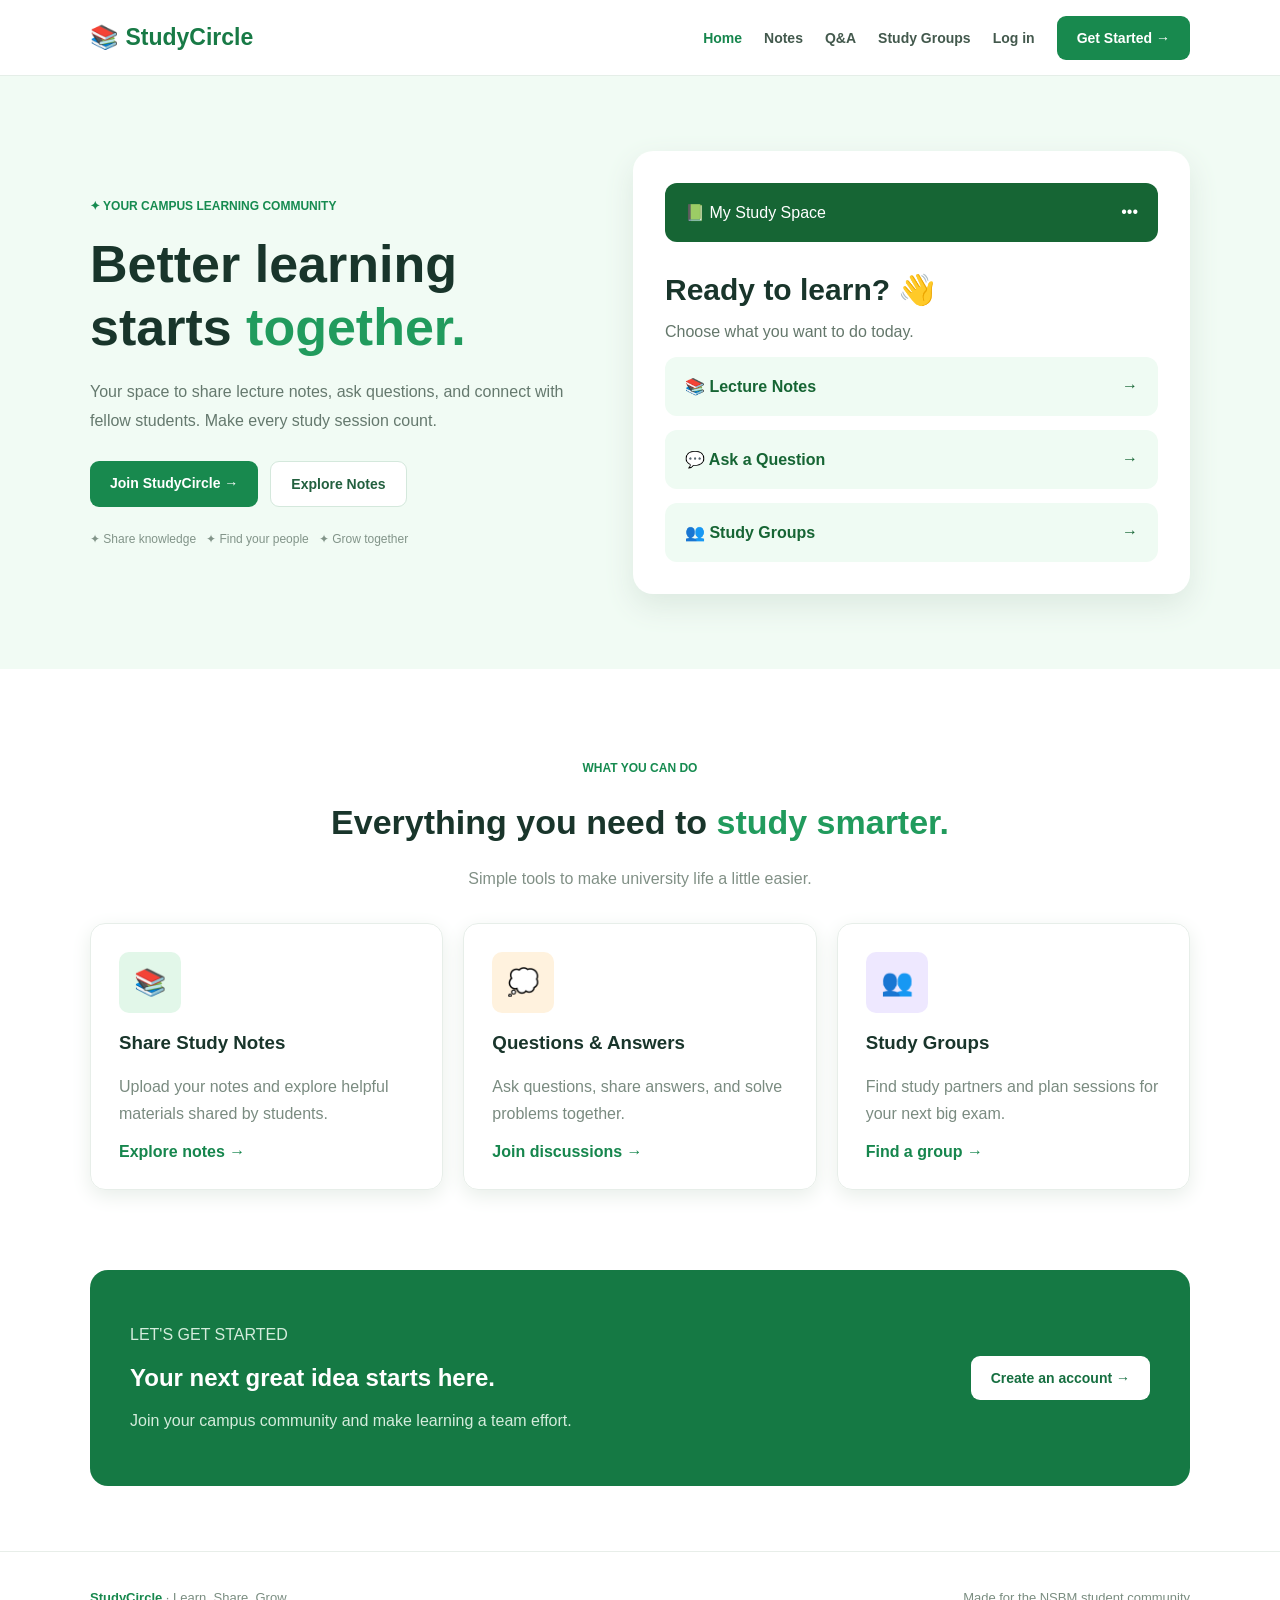
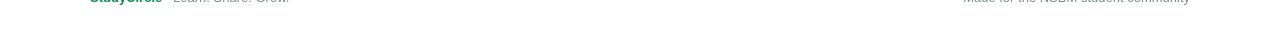
<file: index.html>
<!DOCTYPE html>
<html lang="en">
<head>
    <meta charset="UTF-8">
    <meta name="viewport" content="width=device-width, initial-scale=1.0">
    <title>StudyCircle</title>
    <link rel="stylesheet" href="css/style.css">
    <link rel="icon" href="images/favicon.png">
</head>
<body>

    <header>
        <div class="container nav">
            <a href="index.html" class="logo">📚 StudyCircle</a>
            <button class="menu-btn" onclick="showMenu()" aria-label="Toggle menu">☰</button>
            <div class="menu" id="menu">
                <a href="index.html" class="active">Home</a>
                <a href="notes.php">Notes</a>
                <a href="questions.php">Q&amp;A</a>
                <a href="groups.php">Study Groups</a>
                <a href="login.html">Log in</a>
                <a href="register.html" class="btn">Get Started →</a>
            </div>
        </div>
    </header>

    <section class="home">
        <div class="container home-row">
            <div class="home-text">
                <p class="small-title">✦ YOUR CAMPUS LEARNING COMMUNITY</p>
                <h1>Better learning<br>starts <span class="green">together.</span></h1>
                <p class="description">Your space to share lecture notes, ask questions, and connect with fellow students. Make every study session count.</p>
                <div class="buttons">
                    <a href="register.html" class="btn">Join StudyCircle →</a>
                    <a href="notes.php" class="btn-light">Explore Notes</a>
                </div>
                <p class="note">✦ Share knowledge &nbsp; ✦ Find your people &nbsp; ✦ Grow together</p>
            </div>

            <div class="study-box">
                <div class="study-head">📗 My Study Space <span>•••</span></div>
                <h2>Ready to learn? 👋</h2>
                <p>Choose what you want to do today.</p>
                <a href="notes.php" class="study-link">📚 Lecture Notes <span>→</span></a>
                <a href="questions.php" class="study-link">💬 Ask a Question <span>→</span></a>
                <a href="groups.html" class="study-link">👥 Study Groups <span>→</span></a>
            </div>
        </div>
    </section>

    <section class="features container">
        <div class="heading">
            <p class="small-title">WHAT YOU CAN DO</p>
            <h2>Everything you need to <span class="green">study smarter.</span></h2>
            <p>Simple tools to make university life a little easier.</p>
        </div>
        <div class="cards">
            <div class="card">
                <div class="icon-box">📚</div>
                <h3>Share Study Notes</h3>
                <p>Upload your notes and explore helpful materials shared by students.</p>
                <a href="notes.php">Explore notes →</a>
            </div>
            <div class="card">
                <div class="icon-box orange">💭</div>
                <h3>Questions &amp; Answers</h3>
                <p>Ask questions, share answers, and solve problems together.</p>
                <a href="questions.php">Join discussions →</a>
            </div>
            <div class="card">
                <div class="icon-box purple">👥</div>
                <h3>Study Groups</h3>
                <p>Find study partners and plan sessions for your next big exam.</p>
                <a href="groups.html">Find a group →</a>
            </div>
        </div>
    </section>

    <section class="container">
        <div class="join">
            <div>
                <p>LET'S GET STARTED</p>
                <h2>Your next great idea starts here.</h2>
                <p>Join your campus community and make learning a team effort.</p>
            </div>
            <a href="register.html" class="btn-white">Create an account →</a>
        </div>
    </section>

    <footer>
        <div class="container footer-row">
            <p><b>StudyCircle</b> · Learn. Share. Grow.</p>
            <p>Made for the NSBM student community</p>
        </div>
    </footer>

    <script src="js/script.js"></script>
</body>
</html>
</file>
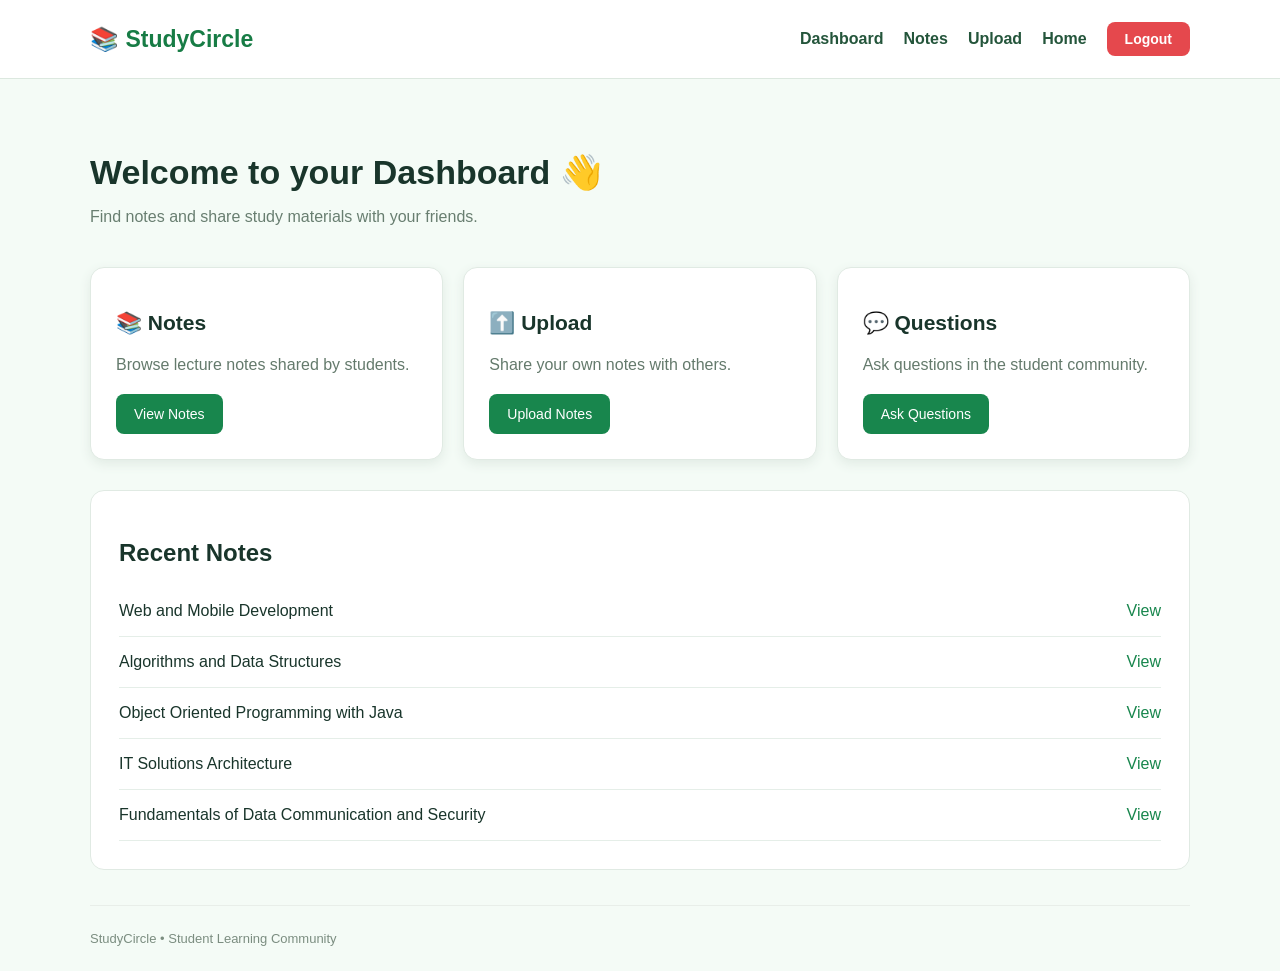
<file: dashboard.html>
<!DOCTYPE html>
<html lang="en">
<head>
    <meta charset="UTF-8">
    <meta name="viewport" content="width=device-width, initial-scale=1.0">
    <title>Dashboard - StudyCircle</title>
    <link rel="stylesheet" href="css/style.css">
    <link rel="stylesheet" href="css/dashboard.css">
    <link rel="icon" href="images/favicon.png">
</head>
<body>
    <header class="topbar">
        <div class="page-width top-row">
            <a href="index.html" class="brand">📚 StudyCircle</a>
            <nav>
                <a href="dashboard.html">Dashboard</a>
                <a href="notes.php">Notes</a>
                <a href="upload.html">Upload</a>
                <a href="index.html">Home</a>
                <a href="php/logout.php" class="logout-btn">Logout</a>
            </nav>
        </div>
    </header>
    <main class="page-width">
        <section class="welcome">
            <h1>Welcome to your Dashboard 👋</h1>
            <p>Find notes and share study materials with your friends.</p>
        </section>
        <section class="card-row">
            <div class="info-card"><h2>📚 Notes</h2><p>Browse lecture notes shared by students.</p><a class="green-btn" href="notes.php">View Notes</a></div>
            <div class="info-card"><h2>⬆️ Upload</h2><p>Share your own notes with others.</p><a class="green-btn" href="upload.html">Upload Notes</a></div>
            <div class="info-card"><h2>💬 Questions</h2><p>Ask questions in the student community.</p><a class="green-btn" href="questions.php">Ask Questions</a></div>
        </section>
        <section class="content-box">
            <h2>Recent Notes</h2>
            <div class="note-line"><span>Web and Mobile Development</span><a href="notes.php">View</a></div>
            <div class="note-line"><span>Algorithms and Data Structures</span><a href="notes.php">View</a></div>
            <div class="note-line"><span>Object Oriented Programming with Java</span><a href="notes.php">View</a></div>
            <div class="note-line"><span>IT Solutions Architecture</span><a href="notes.php">View</a></div>
            <div class="note-line"><span>Fundamentals of Data Communication and Security</span><a href="notes.php">View</a></div>
        </section>
    </main>
    <footer class="page-width">StudyCircle • Student Learning Community</footer>
</body>
</html>
</file>
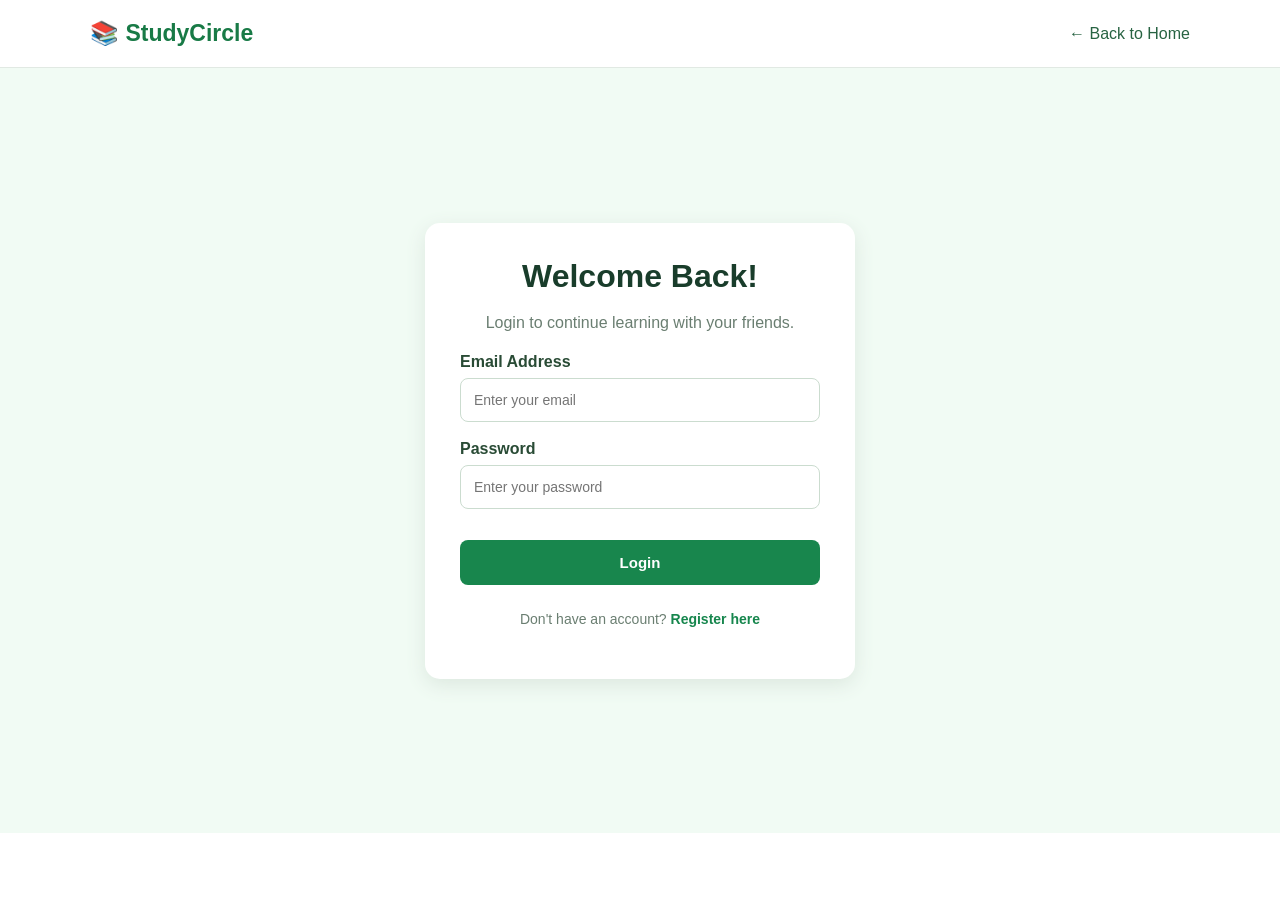
<file: login.html>
<!DOCTYPE html>
<html lang="en">
<head>

    <meta charset="UTF-8">
    <meta name="viewport" content="width=device-width, initial-scale=1.0">
    <title>Login - NSBM StudyCircle</title>
    <link rel="stylesheet" href="css/style.css">
    <link rel="stylesheet" href="css/auth.css">
    <link rel="icon" href="images/favicon.png">

</head>

<body>

    <header class="auth-header">

        <div class="auth-nav">
            <a class="auth-logo" href="index.html">📚 StudyCircle</a>
            <a class="back-link" href="index.html">← Back to Home</a>
        </div>

    </header>

    <main class="auth-background">
        <div class="auth-card">
            <h1>Welcome Back!</h1>

            <p>Login to continue learning with your friends.</p>

            <form id="loginForm" action="php/login.php" method="POST" onsubmit="return loginCheck()">
                
                <label for="loginEmail">Email Address</label>
                <input type="email" id="loginEmail" name="email" placeholder="Enter your email" required>

                <label for="loginPassword">Password</label>
                <input type="password" id="loginPassword" name="password" placeholder="Enter your password" required>

                <p id="loginMessage" class="form-message" aria-live="polite"></p>

                <button class="auth-button" type="submit">Login</button>
            </form>

            <p class="auth-bottom">Don't have an account? <a href="register.html">Register here</a></p>

        </div>
    </main>

    
<script>
    var params = new URLSearchParams(window.location.search);
    var error = params.get("error");
    var message = document.getElementById("loginMessage");

    if (error == "invalid") {
        message.textContent = "Incorrect email or password.";
        message.style.color = "red";
    }
    else if (error == "empty") {
        message.textContent = "Please fill in all fields.";
        message.style.color = "red";
    }
</script>

<script src="js/auth.js"></script>

    <script src="js/auth.js"></script>

</body>
</html>
</file>
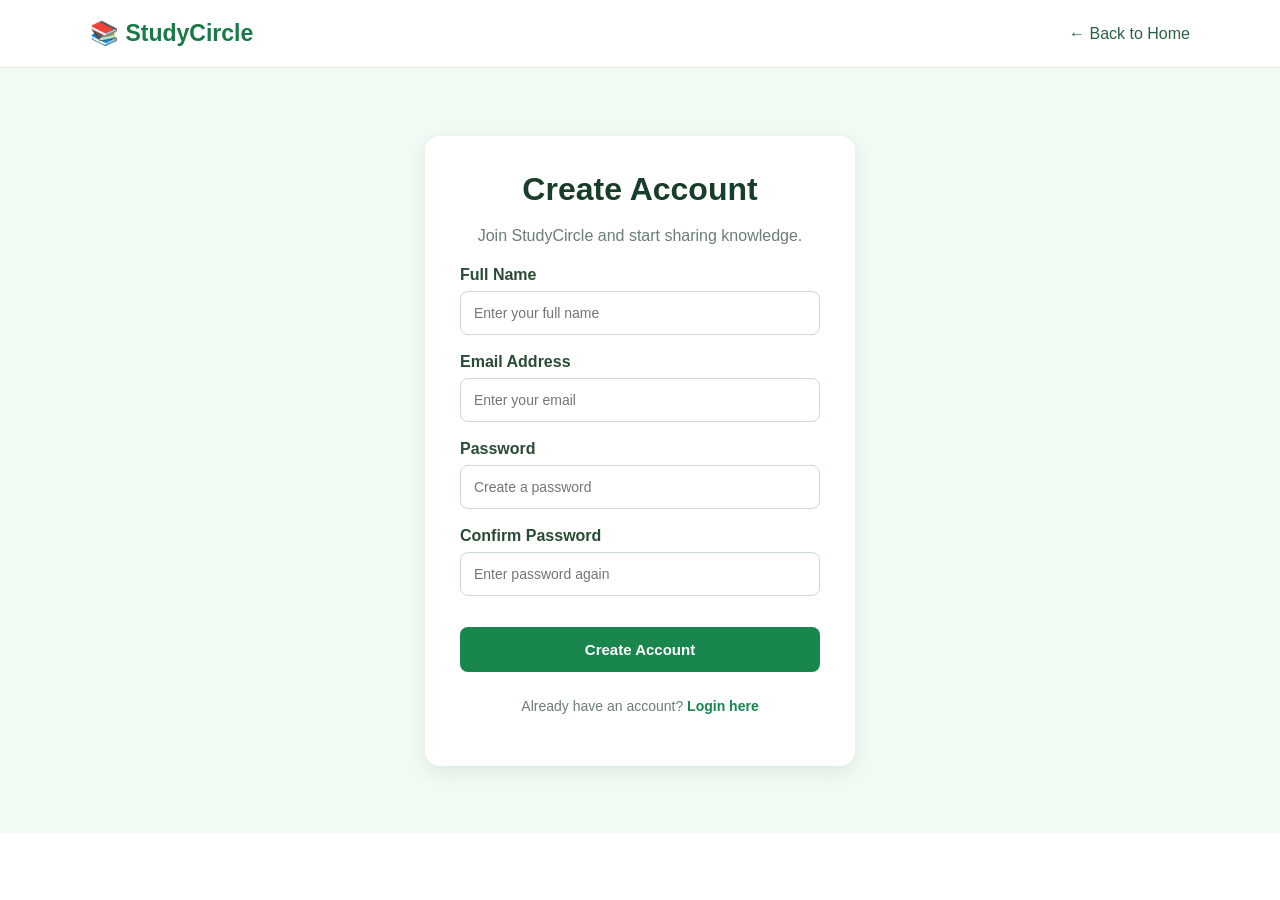
<file: register.html>
<!DOCTYPE html>
<html lang="en">
<head>
    <meta charset="UTF-8">
    <meta name="viewport" content="width=device-width, initial-scale=1.0">
    <title>Register - NSBM StudyCircle</title>
    <link rel="stylesheet" href="css/style.css">
    <link rel="stylesheet" href="css/auth.css">
    <link rel="icon" href="images/favicon.png">
</head>
<body>

    <header class="auth-header">
        <div class="auth-nav">

            <a class="auth-logo" href="index.html">📚 StudyCircle</a>
            <a class="back-link" href="index.html">← Back to Home</a>

        </div>
    </header>

    <main class="auth-background">
        
        <div class="auth-card">
            <h1>Create Account</h1>
            <p>Join StudyCircle and start sharing knowledge.</p>

            <form id="registerForm" action="php/register.php" method="POST" onsubmit="return registerCheck()">

                <label for="fullName">Full Name</label>
                <input type="text" id="fullName" name="name" placeholder="Enter your full name" required>

                <label for="registerEmail">Email Address</label>
                <input type="email" id="registerEmail" name="email" placeholder="Enter your email" required>

                <label for="registerPassword">Password</label>
                <input type="password" id="registerPassword" name="password" placeholder="Create a password" required>

                <label for="confirmPassword">Confirm Password</label>
                <input type="password" id="confirmPassword" name="confirmPassword" placeholder="Enter password again" required>

                <p id="registerMessage" class="form-message" aria-live="polite"></p>

                <button class="auth-button" type="submit">Create Account</button>

            </form>

            <p class="auth-bottom">Already have an account? <a href="login.html">Login here</a></p>

        </div>
    </main>

    <script src="js/auth.js"></script>

</body>
</html>
</file>
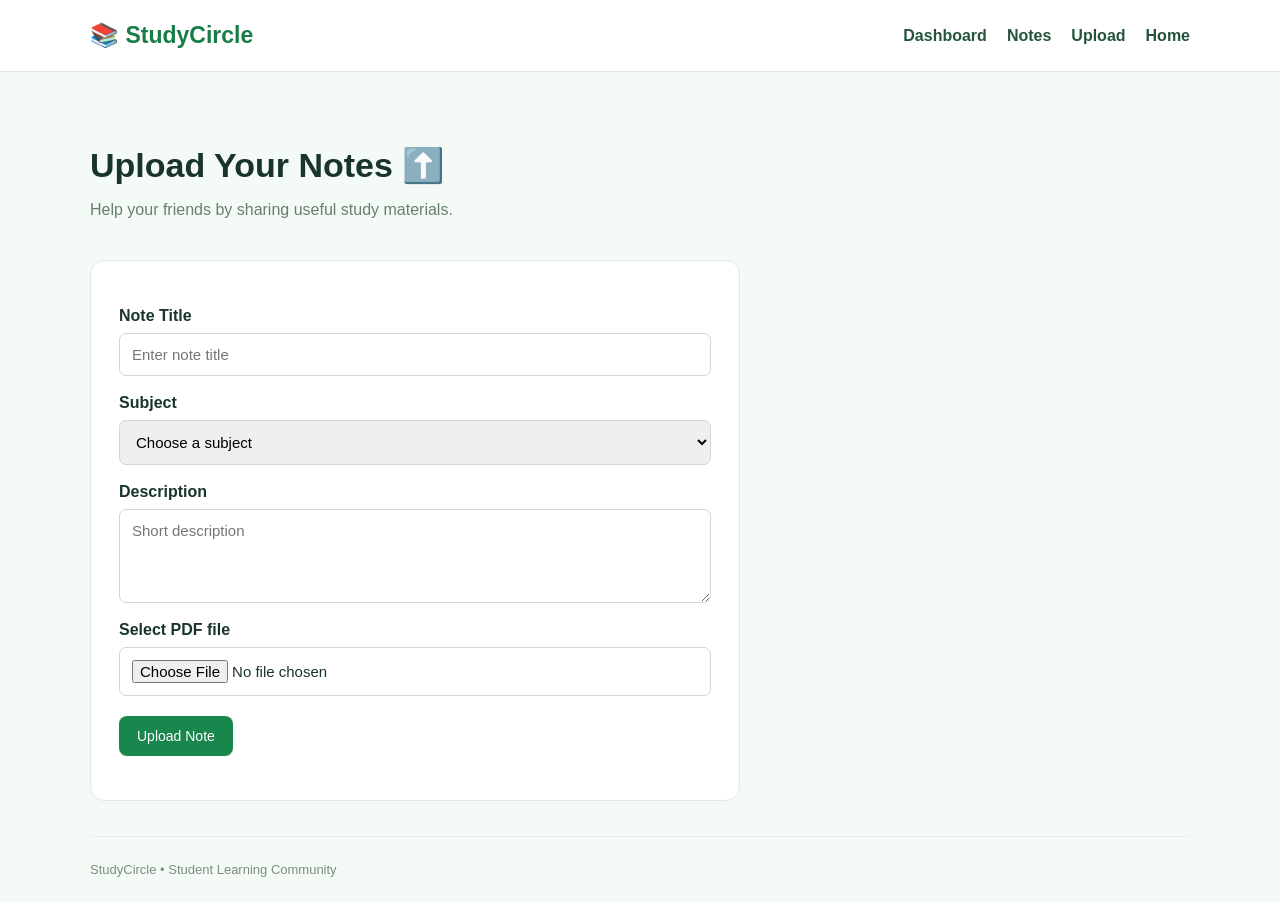
<file: upload.html>
<!DOCTYPE html>
<html lang="en">
<head>
    <meta charset="UTF-8">
    <meta name="viewport" content="width=device-width, initial-scale=1.0">
    <title>Upload Notes - StudyCircle</title>
    <link rel="stylesheet" href="css/style.css">
    <link rel="stylesheet" href="css/dashboard.css">
    <link rel="icon" href="images/favicon.png">
</head>
<body>
    <header class="topbar">
        <div class="page-width top-row">
            <a href="index.html" class="brand">📚 StudyCircle</a>
            <nav>
                <a href="dashboard.html">Dashboard</a>
                <a href="notes.php">Notes</a>
                <a href="upload.html">Upload</a>
                <a href="index.html">Home</a>
            </nav>
        </div>
    </header>
    <main class="page-width">
        <section class="welcome">
            <h1>Upload Your Notes ⬆️</h1>
            <p>Help your friends by sharing useful study materials.</p>
        </section>

        <section class="form-box">

            <form id="uploadForm" action="php/upload_note.php" method="POST" enctype="multipart/form-data" onsubmit="return uploadCheck()">
                <label for="noteTitle">Note Title</label>
                <input type="text" id="noteTitle" name="title" placeholder="Enter note title" required>

                <label for="subject">Subject</label>
                <select id="subject" name="subject" required>
                    <option value="" hidden>Choose a subject</option>
                    <option>Web and Mobile Development</option>
                    <option>Algorithms and Data Structures</option>
                    <option>Object Oriented Programming with Java</option>
                    <option>IT Solutions Architecture</option>
                    <option>Fundamentals of Data Communication and Security</option>
                    <option>Other</option>
                </select>

                <label for="description">Description</label>
                <textarea id="description" name="description" rows="4" placeholder="Short description" required></textarea>

                <label for="noteFile">Select PDF file</label>
                <input type="file" id="noteFile" name="noteFile" accept=".pdf,application/pdf" required>
                <button type="submit" class="green-btn">Upload Note</button>

            </form>

            <p id="uploadMessage" class="message" aria-live="polite"></p>
        </section>
    </main>
    <footer class="page-width">StudyCircle • Student Learning Community</footer>
    <script src="js/dashboard.js"></script>
</body>
</html>
</file>
<file: css/style.css>
* {
    box-sizing: border-box;
}

body {
    margin: 0;
    font-family: Arial, sans-serif;
    color: #19352b;
}

a {
    text-decoration: none;
}

.container {
    width: 90%;
    max-width: 1100px;
    margin: auto;
}

.green {
    color: #219b5d;
}

header {
    background-color: white;
    border-bottom: 1px solid #e5eee8;
}

.nav {
    min-height: 75px;
    display: flex;
    align-items: center;
    justify-content: space-between;
}

.logo {
    font-size: 23px;
    font-weight: bold;
    color: #187a46;
    text-decoration: none;
}


.menu {
    display: flex;
    align-items: center;
    gap: 22px;
}

.menu a {
    color: #43594d;
    font-size: 14px;
    font-weight: bold;
}

.menu a:hover {
    color: #16864d;
}

.menu .active {
    color: #16864d;
}

.btn {
    display: inline-block;
    background-color: #18894e;
    color: white;
    padding: 14px 20px;
    border-radius: 9px;
    font-weight: bold;
    font-size: 14px;
}

.btn:hover {
    background-color: #106a3b;
    color: white;
}

.menu .btn {
    color: white;
}

.menu-btn {
    display: none;
    background-color: #e9f7ef;
    border: none;
    border-radius: 8px;
    padding: 8px 12px;
    font-size: 22px;
    cursor: pointer;
}

.home {
    background-color: #f1fbf4;
    padding: 75px 0;
}

.home-row {
    display: flex;
    align-items: center;
    gap: 50px;
}

.home-text {
    flex: 1;
}

.small-title {
    color: #168b50;
    font-size: 12px;
    font-weight: bold;
}

.home h1 {
    font-size: 52px;
    line-height: 1.2;
    margin: 20px 0;
}

.description {
    color: #65796e;
    line-height: 1.8;
}

.buttons {
    display: flex;
    gap: 12px;
    flex-wrap: wrap;
    margin-top: 25px;
}

.btn-light {
    display: inline-block;
    background-color: white;
    color: #23603f;
    padding: 14px 20px;
    border: 1px solid #d4e8dc;
    border-radius: 9px;
    font-weight: bold;
    font-size: 14px;
}

.btn-light:hover {
    background-color: #e2f7e9;
}

.note {
    color: #829489;
    font-size: 12px;
    margin-top: 25px;
}

.study-box {
    flex: 1;
    background-color: white;
    padding: 32px;
    border-radius: 20px;
    box-shadow: 0 12px 30px #dce9e0;
}

.study-head {
    background-color: #166534;
    color: white;
    padding: 20px;
    border-radius: 12px;
    display: flex;
    justify-content: space-between;
}

.study-box h2 {
    font-size: 30px;
    margin: 30px 0 10px;
}

.study-box p {
    color: #64776b;
}

.study-link {
    display: flex;
    justify-content: space-between;
    background-color: #effbf3;
    color: #166534;
    font-weight: bold;
    padding: 20px;
    margin-top: 14px;
    border-radius: 12px;
    transition: 0.2s;
}

.study-link:hover {
    background-color: #d8f5e2;
    transform: translateY(-3px);
}

.features {
    padding-top: 80px;
    padding-bottom: 80px;
}

.heading {
    text-align: center;
    margin-bottom: 35px;
}

.heading h2 {
    font-size: 34px;
}

.heading p {
    color: #819086;
}

.heading .small-title {
    color: #168b50;
}

.cards {
    display: flex;
    gap: 20px;
}

.card {
    flex: 1;
    padding: 28px;
    border: 1px solid #e7eee9;
    border-radius: 15px;
    box-shadow: 0 6px 20px #e8eee9;
    transition: 0.2s;
}

.card:hover {
    transform: translateY(-5px);
    box-shadow: 0 12px 25px #d3e1d7;
}

.icon-box {
    display: inline-block;
    background-color: #e2f7e9;
    padding: 15px;
    border-radius: 10px;
    font-size: 26px;
}

.orange {
    background-color: #fff2de;
}

.purple {
    background-color: #eee8ff;
}

.card p {
    color: #7a8b80;
    line-height: 1.7;
}

.card a {
    color: #16864d;
    font-weight: bold;
}

.join {
    display: flex;
    align-items: center;
    justify-content: space-between;
    gap: 20px;
    background-color: #157944;
    color: white;
    border-radius: 18px;
    padding: 40px;
    margin-bottom: 65px;
}

.join p {
    color: #d4ecdc;
}

.btn-white {
    display: inline-block;
    background-color: white;
    color: #166f40;
    padding: 14px 20px;
    border-radius: 9px;
    font-size: 14px;
    font-weight: bold;
    white-space: nowrap;
}

.btn-white:hover {
    background-color: #e2f7e9;
}

footer {
    border-top: 1px solid #e8eee9;
}

.footer-row {
    display: flex;
    justify-content: space-between;
    padding: 25px 0;
    color: #7a8d80;
    font-size: 13px;
}

.footer-row b {
    color: #17884d;
}

@media (max-width: 850px) {
    .menu-btn {
        display: block;
    }

    .menu {
        display: none;
        position: absolute;
        top: 75px;
        left: 0;
        width: 100%;
        padding: 20px;
        background-color: white;
        flex-direction: column;
        box-shadow: 0 8px 20px #dddddd;
        z-index: 10;
    }

    .menu.show {
        display: flex;
    }

    .home-row {
        flex-direction: column;
    }

    .home-text {
        width: 100%;
    }

    .study-box {
        width: 100%;
    }

    .home h1 {
        font-size: 38px;
    }

    .cards {
        flex-direction: column;
    }

    .join {
        flex-direction: column;
        text-align: center;
    }

    .footer-row {
        flex-direction: column;
        text-align: center;
    }
}

@media (max-width: 480px) {
    .home {
        padding: 45px 0;
    }

    .study-box {
        padding: 20px;
    }

    .home h1 {
        font-size: 34px;
    }
}
</file>
<file: css/dashboard.css>
/* Member 3 - Dashboard, Notes and Upload pages */
body {
    background-color: #f4fbf6;
    color: #19352b;
    font-family: Arial, sans-serif;
    margin: 0;
}

.page-width {
    width: 90%;
    max-width: 1100px;
    margin: auto;
}

.topbar {
    background-color: white;
    border-bottom: 1px solid #dce8df;
}

.top-row {
    display: flex;
    justify-content: space-between;
    align-items: center;
    padding: 22px 0;
}

.brand {
    color: #177c45;
    font-size: 23px;
    font-weight: bold;
    text-decoration: none;
}

.top-row nav {
    display: flex;
    align-items: center;
    gap: 20px;
}

.top-row nav a {
    color: #24553b;
    text-decoration: none;
    font-weight: bold;
}

.top-row nav a:hover {
    color: #1ca15c;
}

.top-row nav .logout-btn {
    background-color: #e5484d;
    color: white;
    padding: 9px 18px;
    border-radius: 8px;
    font-size: 14px;
    text-decoration: none;
    transition: 0.2s;
}

.top-row nav .logout-btn:hover {
    background-color: #c92a30;
    color: white;
}


.welcome {
    padding: 45px 0 25px;
}

.welcome h1 {
    font-size: 34px;
    margin-bottom: 10px;
}

.welcome p {
    color: #687e70;
}

.card-row {
    display: grid;
    grid-template-columns: repeat(3, 1fr);
    gap: 20px;
    gap: 20px;
    margin-bottom: 30px;
}

.info-card {
    background-color: white;
    padding: 25px;
    border: 1px solid #e0eae3;
    border-radius: 14px;
    flex: 1;
    box-shadow: 0 4px 12px #e1ebe4;
}

.info-card:hover {
    box-shadow: 0 7px 18px #cfdfd3;
}

.info-card h2 {
    font-size: 21px;
}

.info-card p {
    color: #647a6c;
    line-height: 1.6;
}

.green-btn {
    display: inline-block;
    background-color: #18864d;
    color: white;
    border: none;
    padding: 12px 18px;
    border-radius: 8px;
    text-decoration: none;
    cursor: pointer;
    font-size: 14px;
}

.green-btn:hover {
    background-color: #116738;
}

.content-box, .form-box {
    background-color: white;
    padding: 28px;
    border: 1px solid #e0eae3;
    border-radius: 14px;
    margin-bottom: 35px;
}

.note-line {
    display: flex;
    justify-content: space-between;
    padding: 16px 0;
    border-bottom: 1px solid #e5eee8;
}

.note-line a {
    color: #18864d;
    text-decoration: none;
}

.search-area {
    display: flex;
    gap: 10px;
    margin-bottom: 25px;
}

input, select, textarea {
    padding: 12px;
    border: 1px solid #ccdcd0;
    border-radius: 7px;
    font-family: Arial, sans-serif;
    font-size: 15px;
}

.search-area input {
    flex: 1;
}

.form-box {
    max-width: 650px;
}

.form-box label {
    display: block;
    font-weight: bold;
    margin: 18px 0 8px;
}

.form-box input, .form-box select, .form-box textarea {
    display: block;
    width: 100%;
    box-sizing: border-box;
}

.form-box button {
    margin-top: 20px;
}

.message {
    color: #176c3e;
    font-weight: bold;
}



footer {
    padding: 25px 0;
    color: #7b8d80;
    font-size: 13px;
}

@media (max-width: 750px) {
    .top-row {
        flex-direction: column;
    }

    .card-row {
        grid-template-columns: 1fr;
    }

    .top-row nav {
        flex-wrap: wrap;
        justify-content: center;
    }

    .welcome h1 {
        font-size: 28px;
    }
}
</file>
<file: css/auth.css>
/* Login and Register pages */
.auth-header {
    background: white;
    border-bottom: 1px solid #e1e9e3;
}

.auth-nav {
    width: 90%;
    max-width: 1100px;
    margin: auto;
    padding: 20px 0;
    display: flex;
    justify-content: space-between;
    align-items: center;
}

.auth-logo {
    font-size: 23px;
    font-weight: bold;
    color: #187a46;
    text-decoration: none;
}

.back-link {
    color: #276342;
    text-decoration: none;
}

.back-link:hover {
    color: #149554;
}

.auth-background {
    min-height: 85vh;
    background: #f1fbf4;
    padding: 55px 15px;
    display: flex;
    justify-content: center;
    align-items: center;
}

.auth-card {
    background: white;
    width: 100%;
    max-width: 430px;
    padding: 35px;
    border-radius: 15px;
    box-shadow: 0 6px 20px #dce8df;
}

.auth-card h1 {
    text-align: center;
    color: #193d2b;
    margin: 0 0 10px;
}

.auth-card p {
    text-align: center;
    color: #6a7e71;
    line-height: 1.5;
}

.auth-card label {
    display: block;
    margin-top: 18px;
    margin-bottom: 7px;
    font-weight: bold;
    color: #294b35;
}

.auth-card input {
    width: 100%;
    padding: 13px;
    border: 1px solid #cbdccf;
    border-radius: 8px;
    font-size: 14px;
}

.auth-card input:focus {
    outline: 2px solid #a7e2ba;
    border-color: #18864d;
}

.auth-button {
    width: 100%;
    background: #18864d;
    color: white;
    border: none;
    border-radius: 8px;
    padding: 14px;
    font-size: 15px;
    font-weight: bold;
    cursor: pointer;
    margin-top: 18px;
}

.auth-button:hover {
    background: #106b3b;
}

.auth-card .form-message {
    color: #b42318;
    font-size: 13px;
    text-align: left;
    margin-bottom: 0;
}

.auth-card .auth-bottom {
    margin-top: 24px;
    font-size: 14px;
}

.auth-bottom a {
    color: #16864d;
    font-weight: bold;
    text-decoration: none;
}

.auth-bottom a:hover {
    text-decoration: underline;
}

@media (max-width: 480px) {
    .auth-card {
        padding: 25px 20px;
    }

    .auth-logo {
        font-size: 19px;
    }
}
</file>
